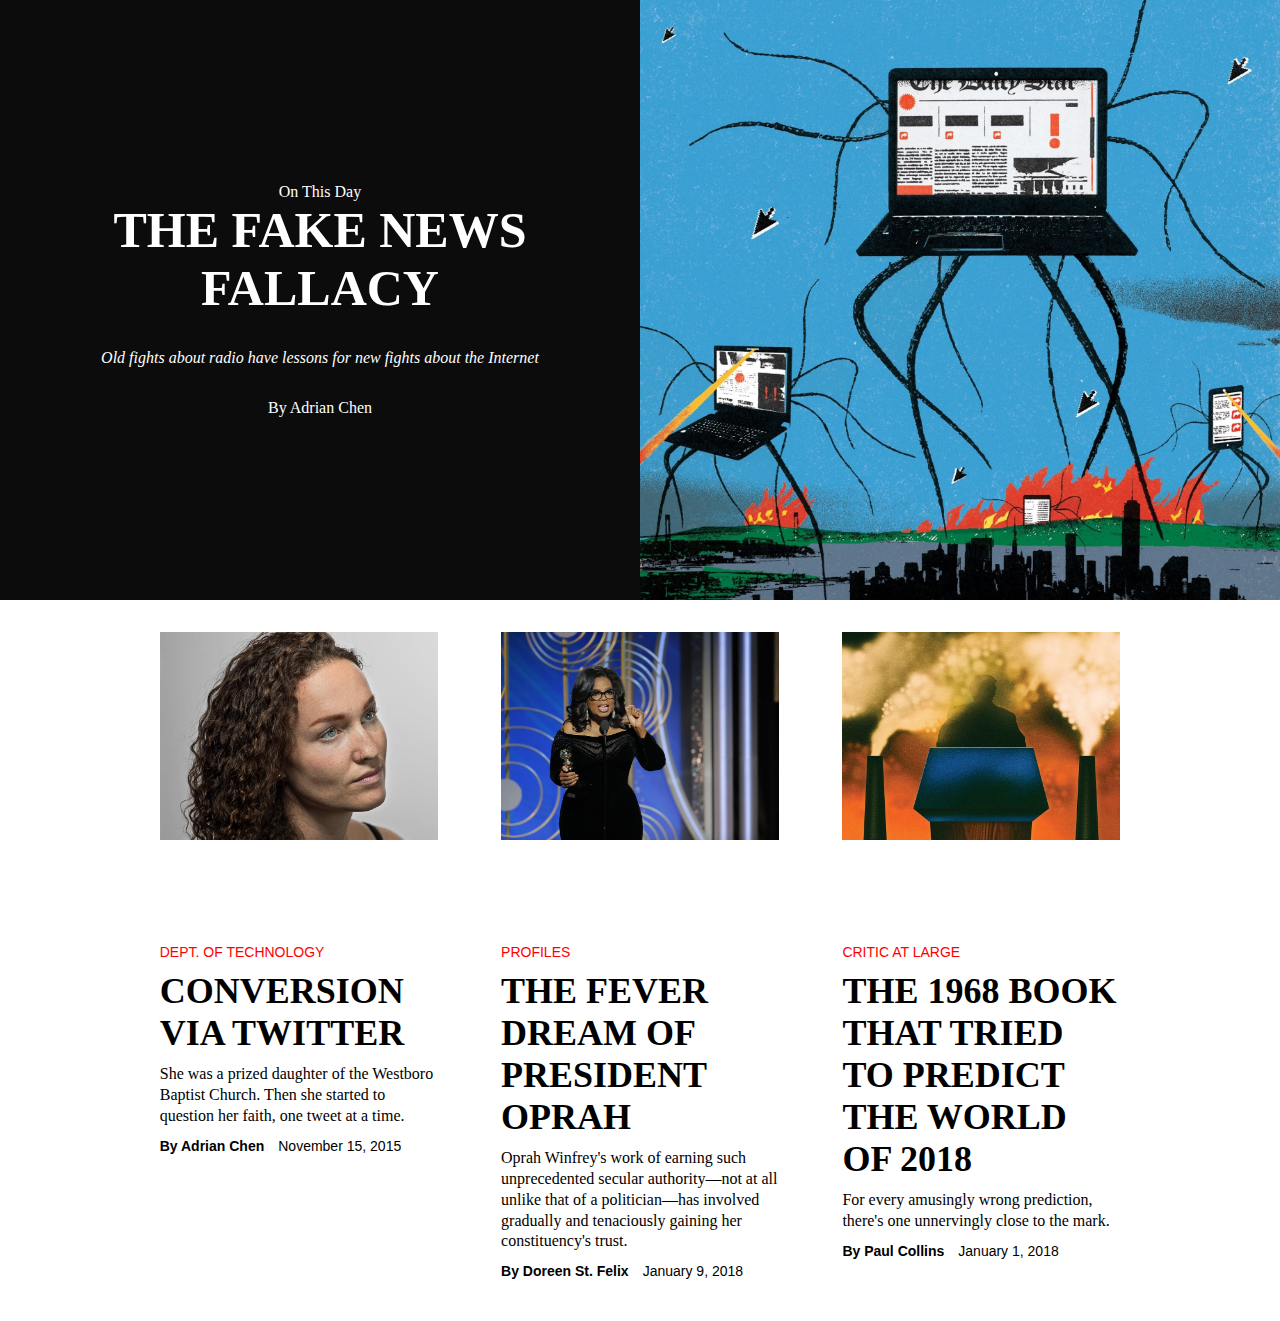
<file: exercise -04-sub/index.html>
<!DOCTYPE html>
<html lang="en">
<head>
	<meta charset="utf-8">
	<meta content="ie=edge" http-equiv="x-ua-compatible">
	<meta content="width=device-width, initial-scale=1" name="viewport">
	<title>New Yorker Article Demo</title>
	<link href="style.css" rel="stylesheet" type="text/css">

</head>
<body>
    <section class="hero">
		<div class="hero-text-column">
			<div class="hero-text-container">
			<p class="category"></p>On This Day

			<h1>The Fake News Fallacy</h1>
			
			<p class="blurb">Old fights about radio have lessons for new fights about the Internet</p>
			
			<p class="author">By Adrian Chen</p>
		</div>
		</div>
		<div class="hero-image-column">

		</div>
	</section>
	<!--first column-->
	<section class="articles">
		<article>
		<div class="article-image">
			<!-- to do: size image -->
			<img src="img/img1.jpg">
		</div>
		<div class="article-text">

			<!-- to do: add html tags with classes -->
			<p class= "dept"> Dept. of Technology</p>

			<h3>conversion via Twitter</h3>

			<p class="summary">She was a prized daughter of the Westboro Baptist Church. Then she started to question her faith, one tweet at a time.</p>

			<p class= "byline">By Adrian Chen</p>

			<p class= "date">November 15, 2015</p>
		</div>
	</article>
	<!--second column-->
	<article>
		<div class="article-image">
			<!-- to do: size image -->
			<img src="img/img4.jpg">
		</div>
		<div class="article-text">
		<!-- to do: add html tags with classes -->
		<p class= "dept"> Profiles</p>

		<h3>The Fever Dream of President Oprah</h3>

		<p class="summary">Oprah Winfrey's work of earning such unprecedented secular authority—not at all unlike that of a politician—has involved gradually and tenaciously gaining her constituency's trust.</p>

		<p class= "byline">By Doreen St. Felix</p>

		<p class= "date">January 9, 2018</p>
	</div>
</article>
<!--third column-->
<article>
		<div class="article-image">
			<!-- to do: size image -->
			<img src="img/img3.jpg">
		</div>
		<div class="article-text">
		<!-- to do: add html tags with classes -->
		<p class= "dept"> Critic at large</p>

		<h3>The 1968 Book that Tried to Predict the World of 2018</h3>

		<p class="summary">For every amusingly wrong prediction, there's one unnervingly close to the mark.</p>

		<p class= "byline">By Paul Collins</p>

		<p class= "date">January 1, 2018</p>
		
	</div>
</article>


	</section>
</body>
</html>
</file>
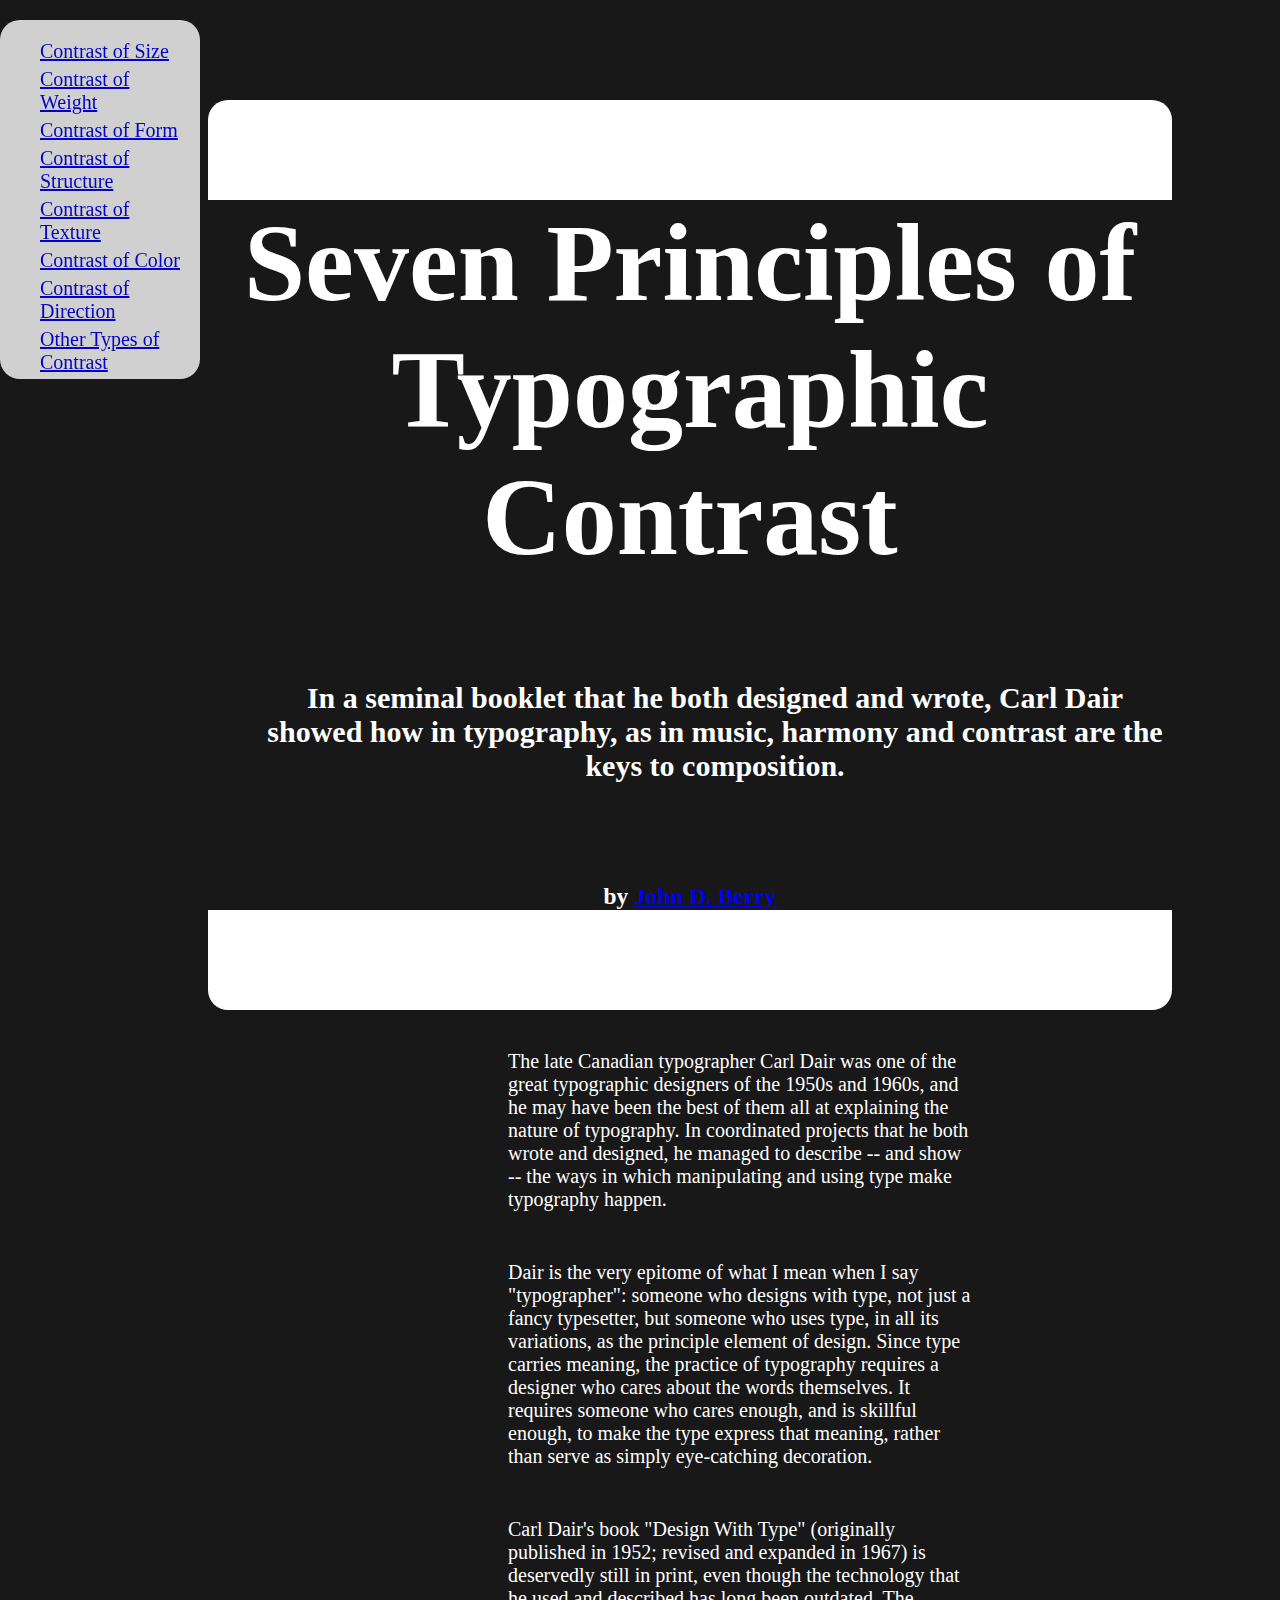
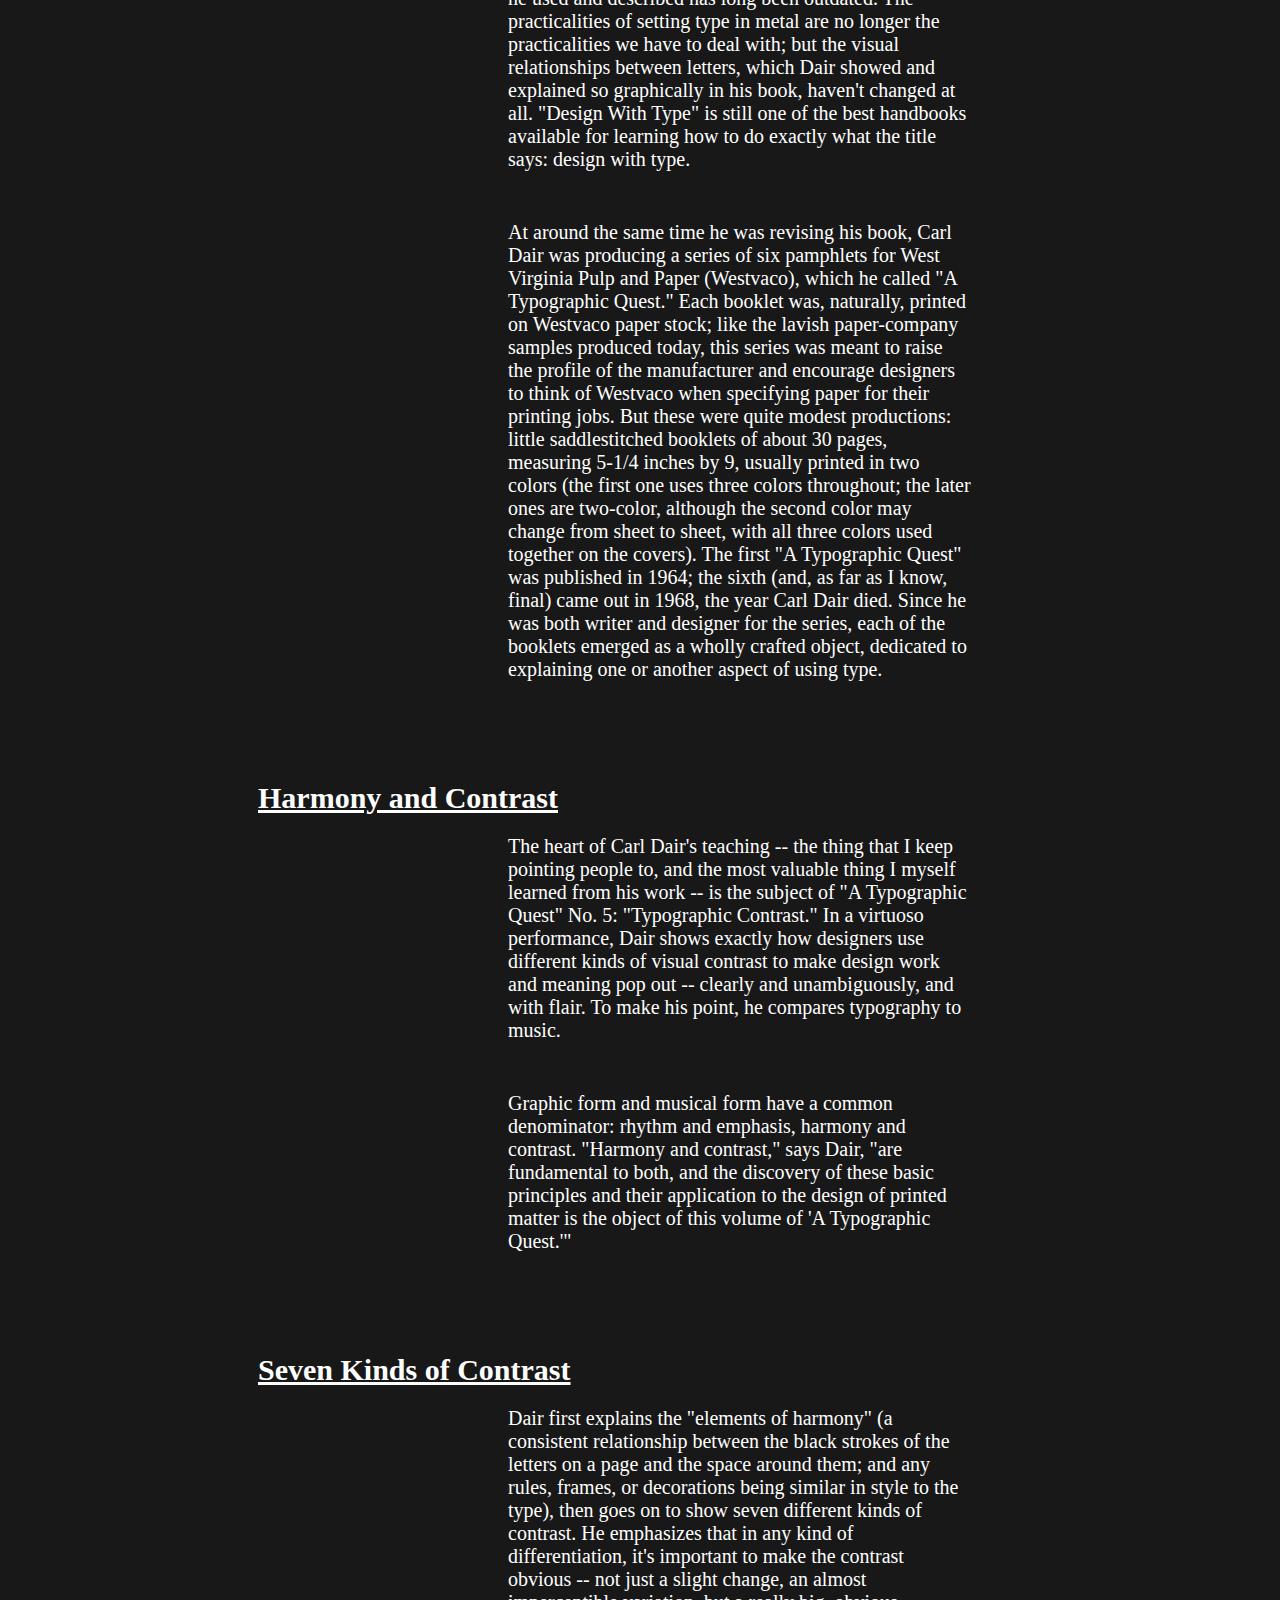
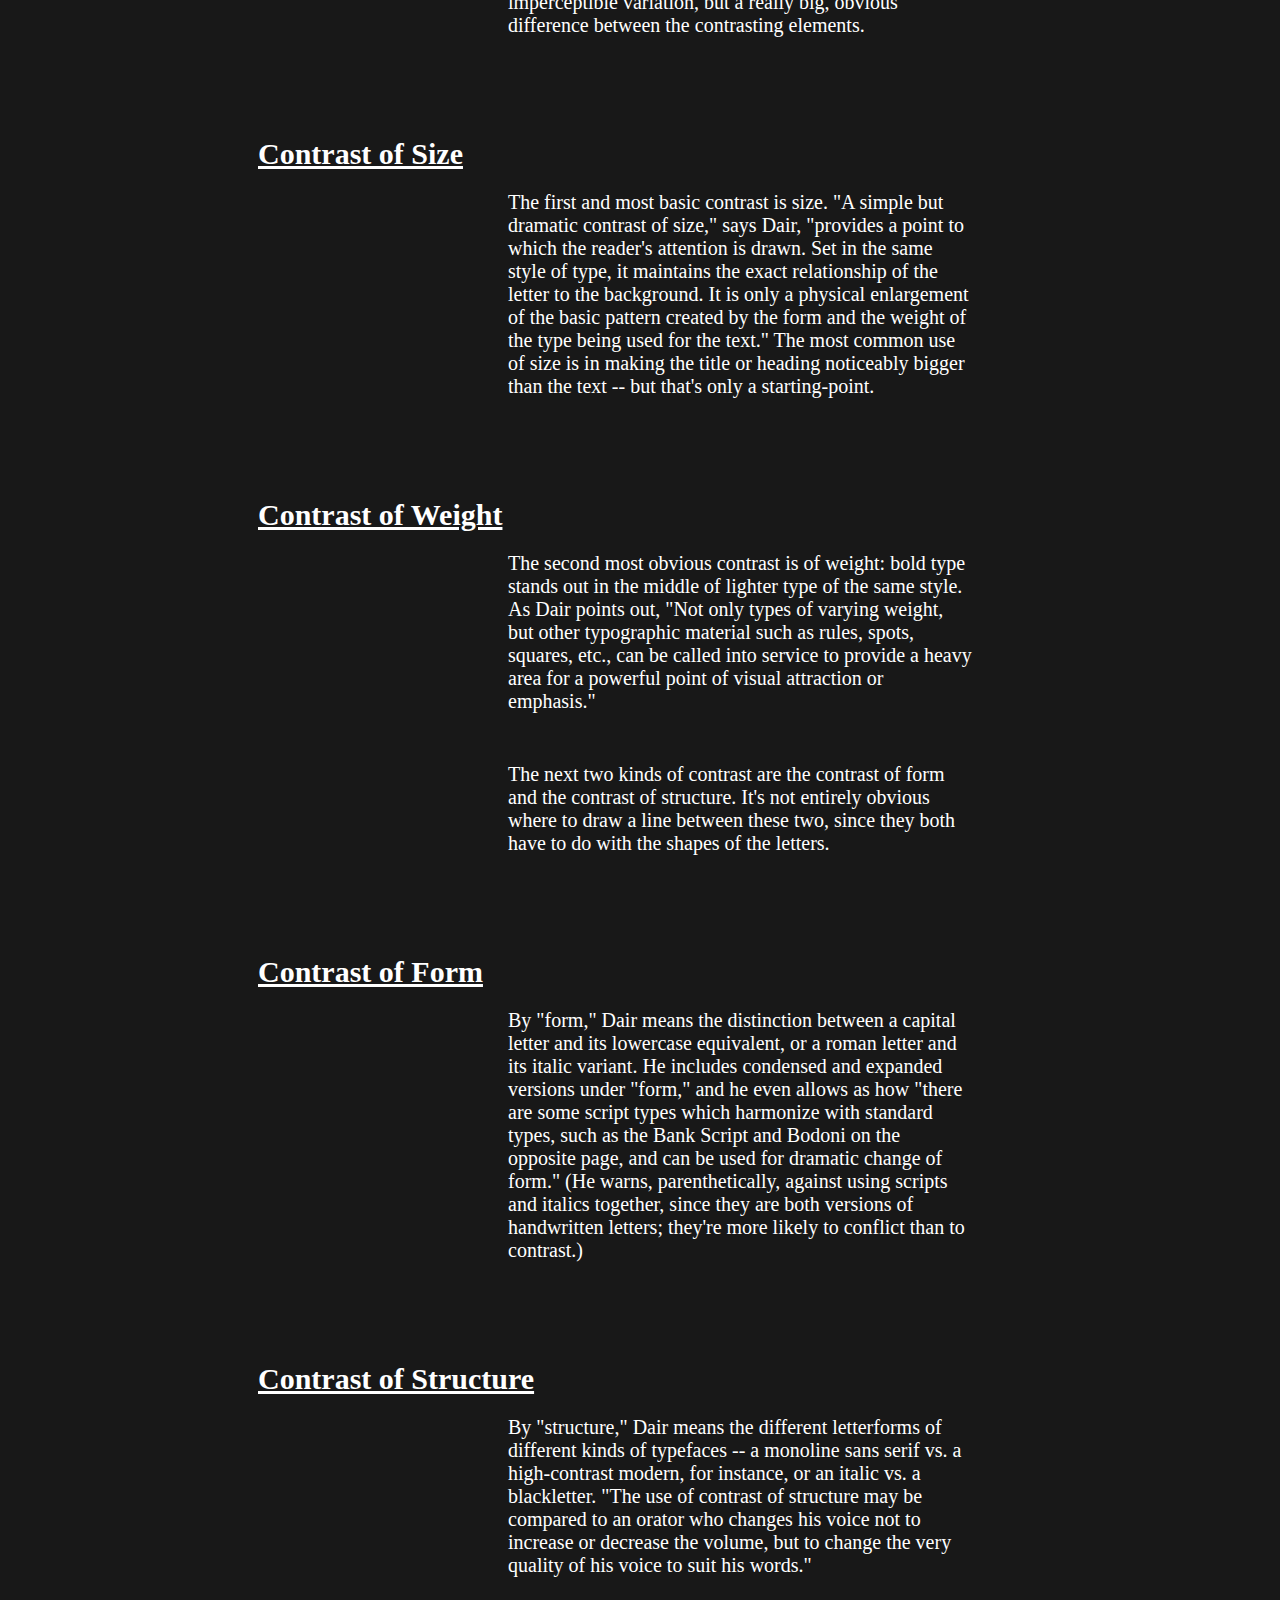
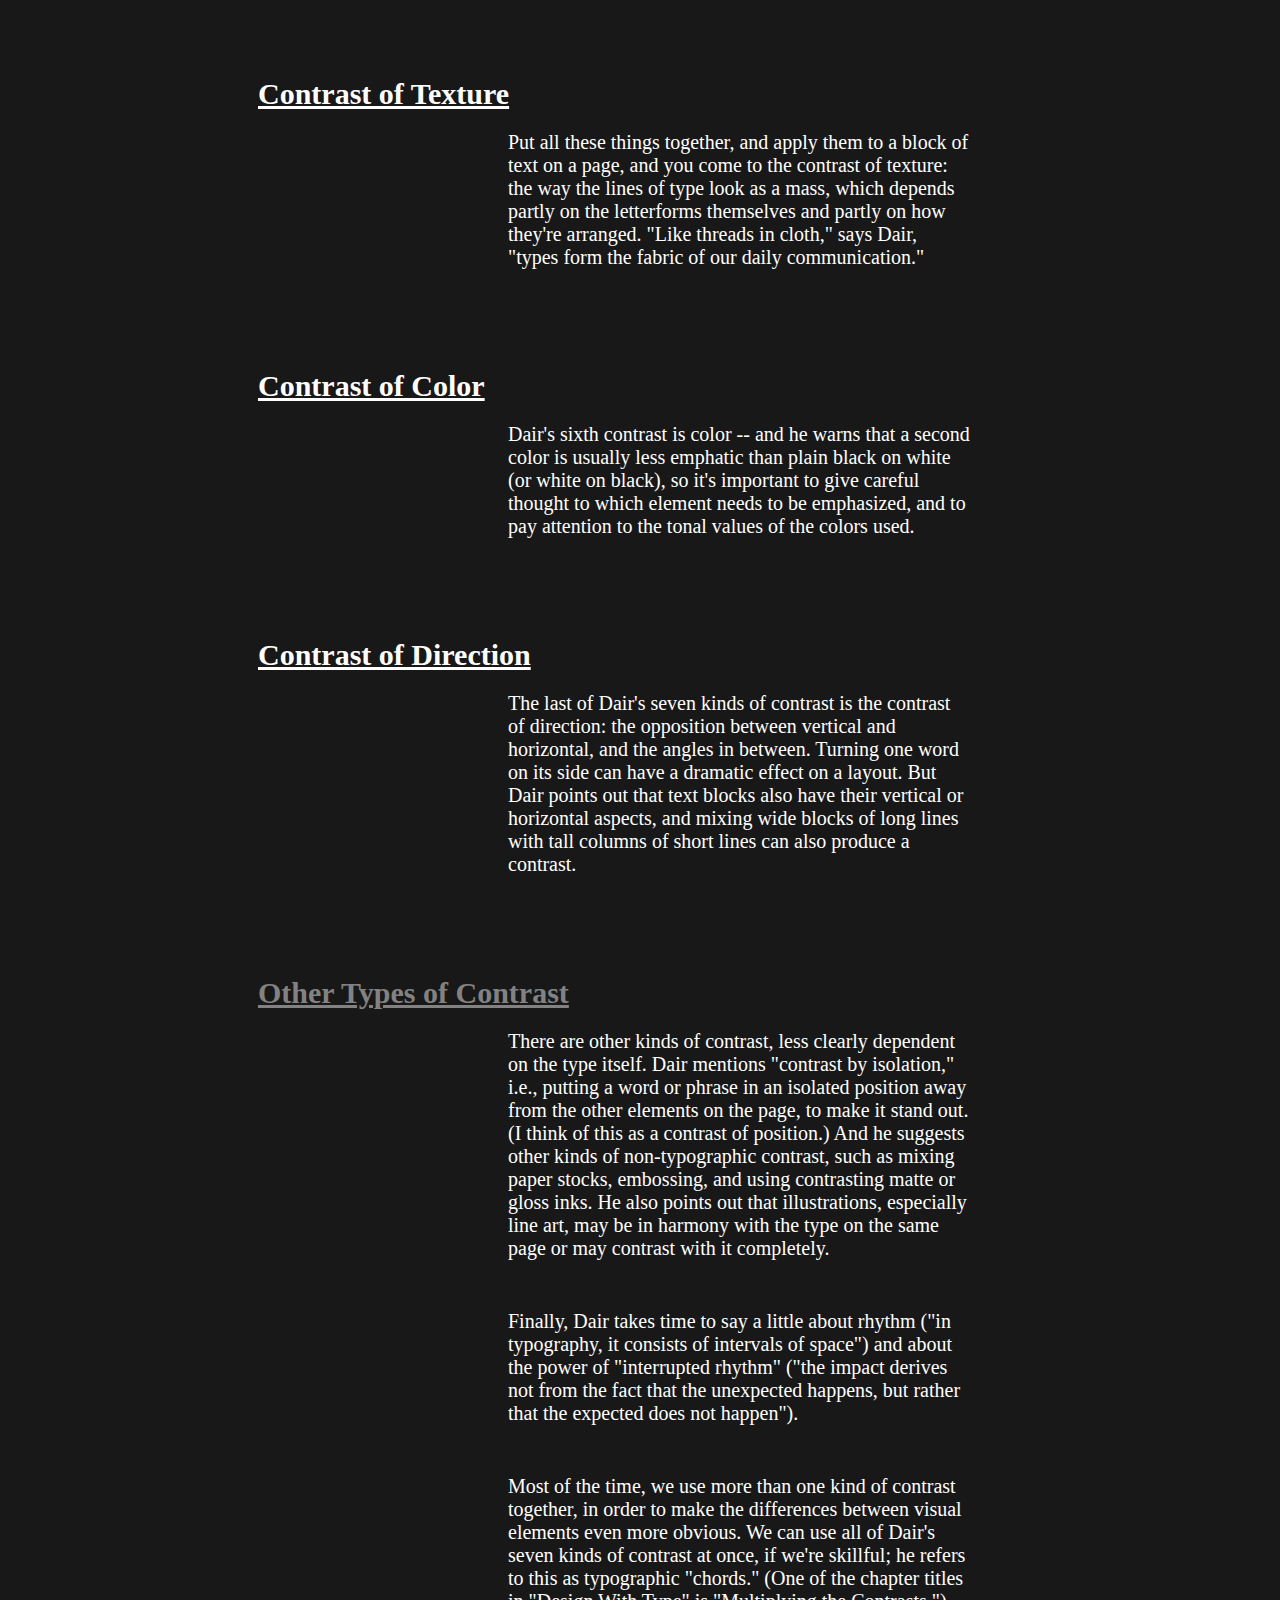
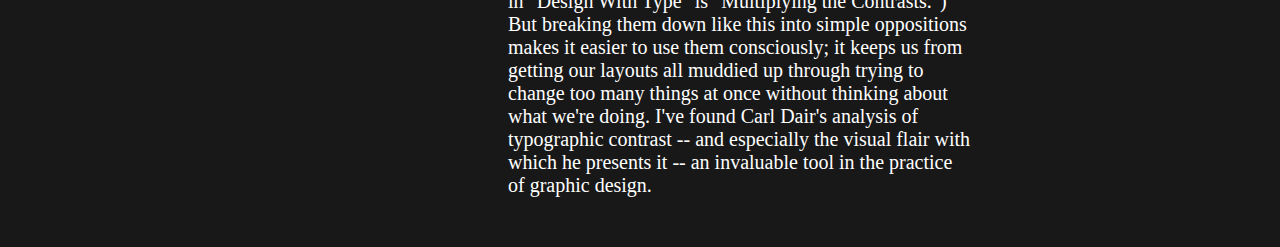
<file: exercise-01/index.html>
<!DOCTYPE html>
<html lang="en">
    <head>
    	<meta http-equiv="x-ua-compatible" content="ie=edge">
        <meta charset="utf-8"> 
       	<meta name="viewport" content="width=device-width, initial-scale=1">
        <title>Webpage Title</title>
        <link rel="stylesheet" href= "style.css">
    </head>
    <body>
    </header>
<h1 class="shout">Seven Principles of Typographic Contrast</h1>
        

<h2 class="shout">In a seminal booklet that he both designed and wrote, Carl Dair showed how in typography, as in music, harmony and contrast are the keys to composition.</h2>

<!--link to Author's profile-->
<h3 class="shout">by <a href= "https://johndberry.com"target="_blank">John D. Berry</a></h3> 


<p>The late Canadian typographer Carl Dair was one of the great typographic designers of the 1950s and 1960s, and he may have been the best of them all at explaining the nature of typography. In coordinated projects that he both wrote and designed, he managed to describe -- and show -- the ways in which manipulating and using type make typography happen.</p>

<p>Dair is the very epitome of what I mean when I say "typographer": someone who designs with type, not just a fancy typesetter, but someone who uses type, in all its variations, as the principle element of design. Since type carries meaning, the practice of typography requires a designer who cares about the words themselves. It requires someone who cares enough, and is skillful enough, to make the type express that meaning, rather than serve as simply eye-catching decoration.</p>

<p>Carl Dair's book "Design With Type" (originally published in 1952; revised and expanded in 1967) is deservedly still in print, even though the technology that he used and described has long been outdated. The practicalities of setting type in metal are no longer the practicalities we have to deal with; but the visual relationships between letters, which Dair showed and explained so graphically in his book, haven't changed at all. "Design With Type" is still one of the best handbooks available for learning how to do exactly what the title says: design with type.</p>

<p>At around the same time he was revising his book, Carl Dair was producing a series of six pamphlets for West Virginia Pulp and Paper (Westvaco), which he called "A Typographic Quest." Each booklet was, naturally, printed on Westvaco paper stock; like the lavish paper-company samples produced today, this series was meant to raise the profile of the manufacturer and encourage designers to think of Westvaco when specifying paper for their printing jobs. But these were quite modest productions: little saddlestitched booklets of about 30 pages, measuring 5-1/4 inches by 9, usually printed in two colors (the first one uses three colors throughout; the later ones are two-color, although the second color may change from sheet to sheet, with all three colors used together on the covers). The first "A Typographic Quest" was published in 1964; the sixth (and, as far as I know, final) came out in 1968, the year Carl Dair died. Since he was both writer and designer for the series, each of the booklets emerged as a wholly crafted object, dedicated to explaining one or another aspect of using type.</p>

<h2><u>Harmony and Contrast</u></h2>

<p>The heart of Carl Dair's teaching -- the thing that I keep pointing people to, and the most valuable thing I myself learned from his work -- is the subject of "A Typographic Quest" No. 5: "Typographic Contrast." In a virtuoso performance, Dair shows exactly how designers use different kinds of visual contrast to make design work and meaning pop out -- clearly and unambiguously, and with flair. To make his point, he compares typography to music.</p>

<p>Graphic form and musical form have a common denominator: rhythm and emphasis, harmony and contrast. "Harmony and contrast," says Dair, "are fundamental to both, and the discovery of these basic principles and their application to the design of printed matter is the object of this volume of 'A Typographic Quest.'"</p>

<h2><u>Seven Kinds of Contrast</u></h2>

<p>Dair first explains the "elements of harmony" (a consistent relationship between the black strokes of the letters on a page and the space around them; and any rules, frames, or decorations being similar in style to the type), then goes on to show seven different kinds of contrast. He emphasizes that in any kind of differentiation, it's important to make the contrast obvious -- not just a slight change, an almost imperceptible variation, but a really big, obvious difference between the contrasting elements.</p>

<!--table of contents link-->
<!-- replaced with a side bar-->
<!--<l>
    <li><a href="#1">Contrast of Size</a></li>
    <li><a href="#2">Contrast of Weight</a></li>
    <li><a href="#3">Contrast of Form</a></li>
    <li><a href="#4">Contrast of Structure</a></li>
    <li><a href="#5">Contrast of Texture</a></li>
    <li><a href="#6">Contrast of Color</a></li>
    <li><a href= "#7">Contrast of Direction</a></li>
    <li><a href= "#8">Other Types of Contrast</a></li>
</ul>--> 


<ul class="sidenav">
    <li><a href="#1">Contrast of Size</a></li>
    <li><a href="#2">Contrast of Weight</a></li>
    <li><a href="#3">Contrast of Form</a></li>
    <li><a href="#4">Contrast of Structure</a></li>
    <li><a href="#5">Contrast of Texture</a></li>
    <li><a href="#6">Contrast of Color</a></li>
    <li><a href= "#7">Contrast of Direction</a></li>
    <li><a href= "#8">Other Types of Contrast</a></li>
</ul>

<div id="1">
<h2><u>Contrast of Size</u></h2>

<p>The first and most basic contrast is size. "A simple but dramatic contrast of size," says Dair, "provides a point to which the reader's attention is drawn. Set in the same style of type, it maintains the exact relationship of the letter to the background. It is only a physical enlargement of the basic pattern created by the form and the weight of the type being used for the text." The most common use of size is in making the title or heading noticeably bigger than the text -- but that's only a starting-point.</p>
</div>
<div id="2">
<h2><u>Contrast of Weight</u></h2>

<p>The second most obvious contrast is of weight: bold type stands out in the middle of lighter type of the same style. As Dair points out, "Not only types of varying weight, but other typographic material such as rules, spots, squares, etc., can be called into service to provide a heavy area for a powerful point of visual attraction or emphasis."</p>

<p>The next two kinds of contrast are the contrast of form and the contrast of structure. It's not entirely obvious where to draw a line between these two, since they both have to do with the shapes of the letters.</p>
</div>

<div id="3">
<h2><u>Contrast of Form</u></h2>

<p>By "form," Dair means the distinction between a capital letter and its lowercase equivalent, or a roman letter and its italic variant. He includes condensed and expanded versions under "form," and he even allows as how "there are some script types which harmonize with standard types, such as the Bank Script and Bodoni on the opposite page, and can be used for dramatic change of form." (He warns, parenthetically, against using scripts and italics together, since they are both versions of handwritten letters; they're more likely to conflict than to contrast.)</p>
</div>

<div id="4">
<h2><u>Contrast of Structure</u></h2>

<p>By "structure," Dair means the different letterforms of different kinds of typefaces -- a monoline sans serif vs. a high-contrast modern, for instance, or an italic vs. a blackletter. "The use of contrast of structure may be compared to an orator who changes his voice not to increase or decrease the volume, but to change the very quality of his voice to suit his words."</p>
</div>

<div id="5">
<h2><u>Contrast of Texture</u></h2>

<p>Put all these things together, and apply them to a block of text on a page, and you come to the contrast of texture: the way the lines of type look as a mass, which depends partly on the letterforms themselves and partly on how they're arranged. "Like threads in cloth," says Dair, "types form the fabric of our daily communication."</p>
</div>

<div id="6">
<h2><u>Contrast of Color</u></h2>

<p>Dair's sixth contrast is color -- and he warns that a second color is usually less emphatic than plain black on white (or white on black), so it's important to give careful thought to which element needs to be emphasized, and to pay attention to the tonal values of the colors used.</p>
</div>

<div id="7">
<h2><u>Contrast of Direction</u></h2>

<p>The last of Dair's seven kinds of contrast is the contrast of direction: the opposition between vertical and horizontal, and the angles in between. Turning one word on its side can have a dramatic effect on a layout. But Dair points out that text blocks also have their vertical or horizontal aspects, and mixing wide blocks of long lines with tall columns of short lines can also produce a contrast.</p>
</div>

<div id="8">
<h2 class="id"><u>Other Types of Contrast</u></h2>

<p>There are other kinds of contrast, less clearly dependent on the type itself. Dair mentions "contrast by isolation," i.e., putting a word or phrase in an isolated position away from the other elements on the page, to make it stand out. (I think of this as a contrast of position.) And he suggests other kinds of non-typographic contrast, such as mixing paper stocks, embossing, and using contrasting matte or gloss inks. He also points out that illustrations, especially line art, may be in harmony with the type on the same page or may contrast with it completely.</p>

<p>Finally, Dair takes time to say a little about rhythm ("in typography, it consists of intervals of space") and about the power of "interrupted rhythm" ("the impact derives not from the fact that the unexpected happens, but rather that the expected does not happen").</p>

<p>Most of the time, we use more than one kind of contrast together, in order to make the differences between visual elements even more obvious. We can use all of Dair's seven kinds of contrast at once, if we're skillful; he refers to this as typographic "chords." (One of the chapter titles in "Design With Type" is "Multiplying the Contrasts.") But breaking them down like this into simple oppositions makes it easier to use them consciously; it keeps us from getting our layouts all muddied up through trying to change too many things at once without thinking about what we're doing. I've found Carl Dair's analysis of typographic contrast -- and especially the visual flair with which he presents it -- an invaluable tool in the practice of graphic design.</p>
</div>
    </body>
</html>
</file>
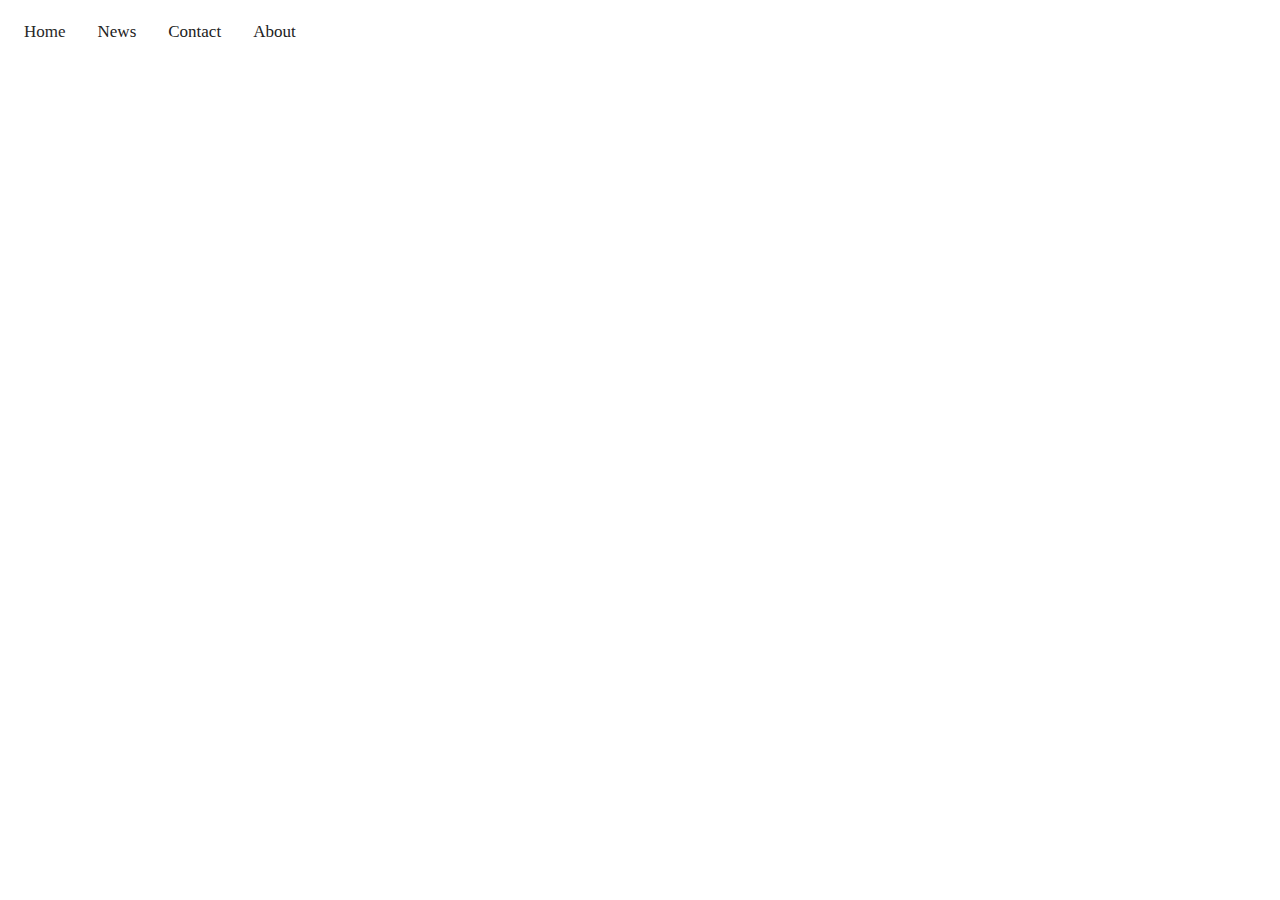
<file: exercise_14/index.html>
<!DOCTYPE html>
<html lang="en">
    <head>
    	<meta http-equiv="x-ua-compatible" content="ie=edge">
        <meta charset="utf-8"> 
       	<meta name="viewport" content="width=device-width, initial-scale=1">
        <title>Webpage Title</title>
        <link rel="stylesheet" href="style.css">
        <script src="https://code.jquery.com/jquery-3.5.1.min.js" integrity="sha256-9/aliU8dGd2tb6OSsuzixeV4y/faTqgFtohetphbbj0=" crossorigin="anonymous"></script>
        <script src="script.js"></script>
    </head>
    <body>
        <link rel="stylesheet" href="https://cdnjs.cloudflare.com/ajax/libs/font-awesome/4.7.0/css/font-awesome.min.css">

<div class="topnav" id="myTopnav">
  <a href="#home" class="active">Home</a>
  <a href="#news">News</a>
  <a href="#contact">Contact</a>
  <a href="#about">About</a>
  <a href="javascript:void(0);" class="icon" onclick="myFunction()">
    <i class="fa fa-bars"></i>
  </a>
</div>
    </body>
</html>
</file>
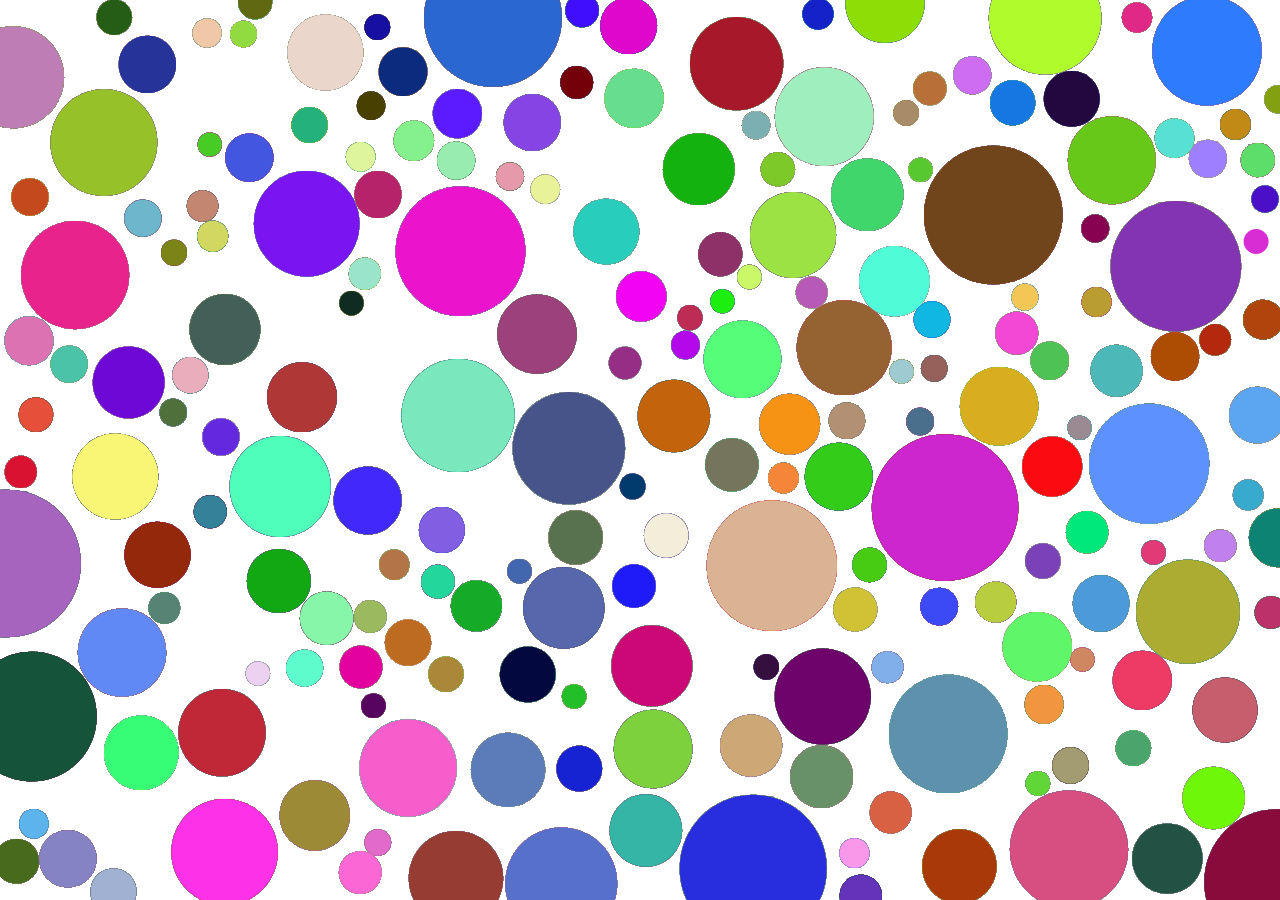
<file: p5 first/index.html>
<!DOCTYPE html>
<html lang="en">
  <head>
    <meta charset="utf-8" />
    <meta name="viewport" content="width=device-width, initial-scale=1.0">

    <title>Sketch</title>

    <link rel="stylesheet" type="text/css" href="style.css">

    <script src="libraries/p5.min.js"></script>
    <script src="libraries/p5.sound.min.js"></script>
  </head>

  <body>
    <script src="sketch.js"></script>
  </body>
</html>
</file>
<file: exercise -04-sub/style.css>
* {
    box-sizing: border-box;
    margin: 0;
    padding: 0;
}

section {
    width: 100vw;
}

.hero {
    height: 600px;
    display: flex;
    flex-wrap: wrap;
}

.hero-text-column, .hero-image-column{
width: 50%;
}

.hero-text-column {
    background-color: black;
    color: white;
    display: flex;
    flex-direction: column;
    align-items: center;
    justify-content: center;
}

.hero-text-container{
    widows: 90%;
    text-align:center
}
.hero-text-container> *{
    margin-bottom: 5%
}

h1{
    text-transform:uppercase;
    font-size: 50px;
    font-style:Bold;
    text-align: center;
}

.blurb{
    font-style:italic;
}

.hero-text, .hero-image {
    width: 50%;
    height: 100%;

}

.hero-text-column {
    background-color: rgb(12, 12, 12);
    color: white;
    display: flex;
    flex-direction: column;
    align-items: center;
    justify-content: center;
}

.hero-image-column {
    background: url(img/cover.jpg)
    no-repeat center center;
    background-size: cover;
}

.articles{
    width: 80%;
    display:flex;
    flex-wrap: wrap;
    margin: auto;
}

article{
    flex:1;
    padding: 3.1%
}

.article-image{
    margin-bottom: 100px;
}

img{
    width:100%
}

.dept {
    color: red;
    text-transform: uppercase;
    font-family: Arial, Helvetica, sans-serif;
    font-size: 14px;
}

h3 {
    text-transform: uppercase;
    font-size: 36px;
}

.summary {
    font-size: px;
    line-height: 1.3;
}

.byline, .date {
    display: inline-block;
    font-family: Arial, Helvetica, sans-serif;
    font-size: 14px;
}

.byline {
    font-weight: 700;
    margin-right: 10px;
}

.article-text > * {
    margin-bottom: 10px;
}


@media screen and (max-width: 768px) {
    .hero-text, .hero-image {
        width: 100%;
    }
    h3{
        font-size: 24px;
    }
    .summary{
        font-size: 18px;
    }
} 

#blueRectangle {
    background: #000000;
    min-height: 50px;
    width: 100%;
}
</file>
<file: exercise-01/style.css>
body{
    background-color:rgb(24, 24, 24);
    /*text color change*/
    color: rgb(255, 255, 255);
    overflow: scroll; 
    font-style:Sans-serif;
    font-size: 20px
}
.shout{
    color:rgb(255, 255, 255);
    text-align:center;
}
.id{
    color:rgb(130, 130, 130);
    opacity:100%;
}

h1{
    border-radius: 20px;
    margin-right:100px;
    margin-left:200px;
    margin-top: 100px;
    margin-bottom: 100px;
    border-top: 100px solid rgb(255, 255, 255);
   
    text-align: center;
    font-size: 110px

}
h2{
    margin-right:100px;
    margin-left:250px;
    margin-bottom:20px;
    margin-top:100px;
    text-align: left;
    font-size: px;
}

h3{
    border-radius: 20px;
    margin-right:100px;
    margin-left:200px;
    margin-bottom: 40px;
    margin-top: 100px;
    border-bottom: 100px solid rgb(255, 255, 255);
    text-align: center;
}

p{
    margin-left: 500px;
    margin-right: 300px;
    margin-bottom: 50px;
    margin-top: 0px;
    font-size: 20px
}

li{
    text-align:left;
    font-size: 20px;
    margin-right:10px;
    Margin-bottom:5px;
}

/* side bar navigation( code got from w3*/
.sidenav {
    width: 160px; 
    position: fixed; 
    z-index: 1; 
    top: 0; 
    left: 0;
    background-color: rgb(255, 255, 255); 
    overflow-x: hidden; 
    padding-top: 20px;
    opacity: 80%;
    font-style:Sans-serif;
    border-radius: 20px;
}
</file>
<file: exercise_14/style.css>
/* Add a black background color to the top navigation */
.topnav {
    overflow: hidden;
  }
  
  /* Style the links inside the navigation bar */
  .topnav a {
    float: left;
    display: block;
    color: #212121;
    text-align: center;
    padding: 14px 16px;
    text-decoration: none;
    font-size: 17px;
  }
  
  /* Change the color of links on hover */
  .topnav a:hover {
    background-color: #ddd;
    color: black;
  }
  
  /* Add an active class to highlight the current page */
  .topnav a.active {
    color: rgb(40, 40, 40);
  }
  
  /* Hide the link that should open and close the topnav on small screens */
  .topnav .icon {
    display: none;
  }
  /* When the screen is less than 600 pixels wide, hide all links, except for the first one ("Home"). Show the link that contains should open and close the topnav (.icon) */
@media screen and (max-width: 600px) {
    .topnav a:not(:first-child) {display: none;}
    .topnav a.icon {
      float: right;
      display: block;
    }
  }
  
  /* The "responsive" class is added to the topnav with JavaScript when the user clicks on the icon. This class makes the topnav look good on small screens (display the links vertically instead of horizontally) */
  @media screen and (max-width: 600px) {
    .topnav.responsive {position: relative;}
    .topnav.responsive a.icon {
      position: absolute;
      right: 0;
      top: 0;
    }
    .topnav.responsive a {
      float: none;
      display: block;
      text-align: left;
    }
  }
</file>
<file: p5 first/style.css>
html, body {
  margin: 0;
  padding: 0;
}

canvas {
  display: block;
}
</file>
